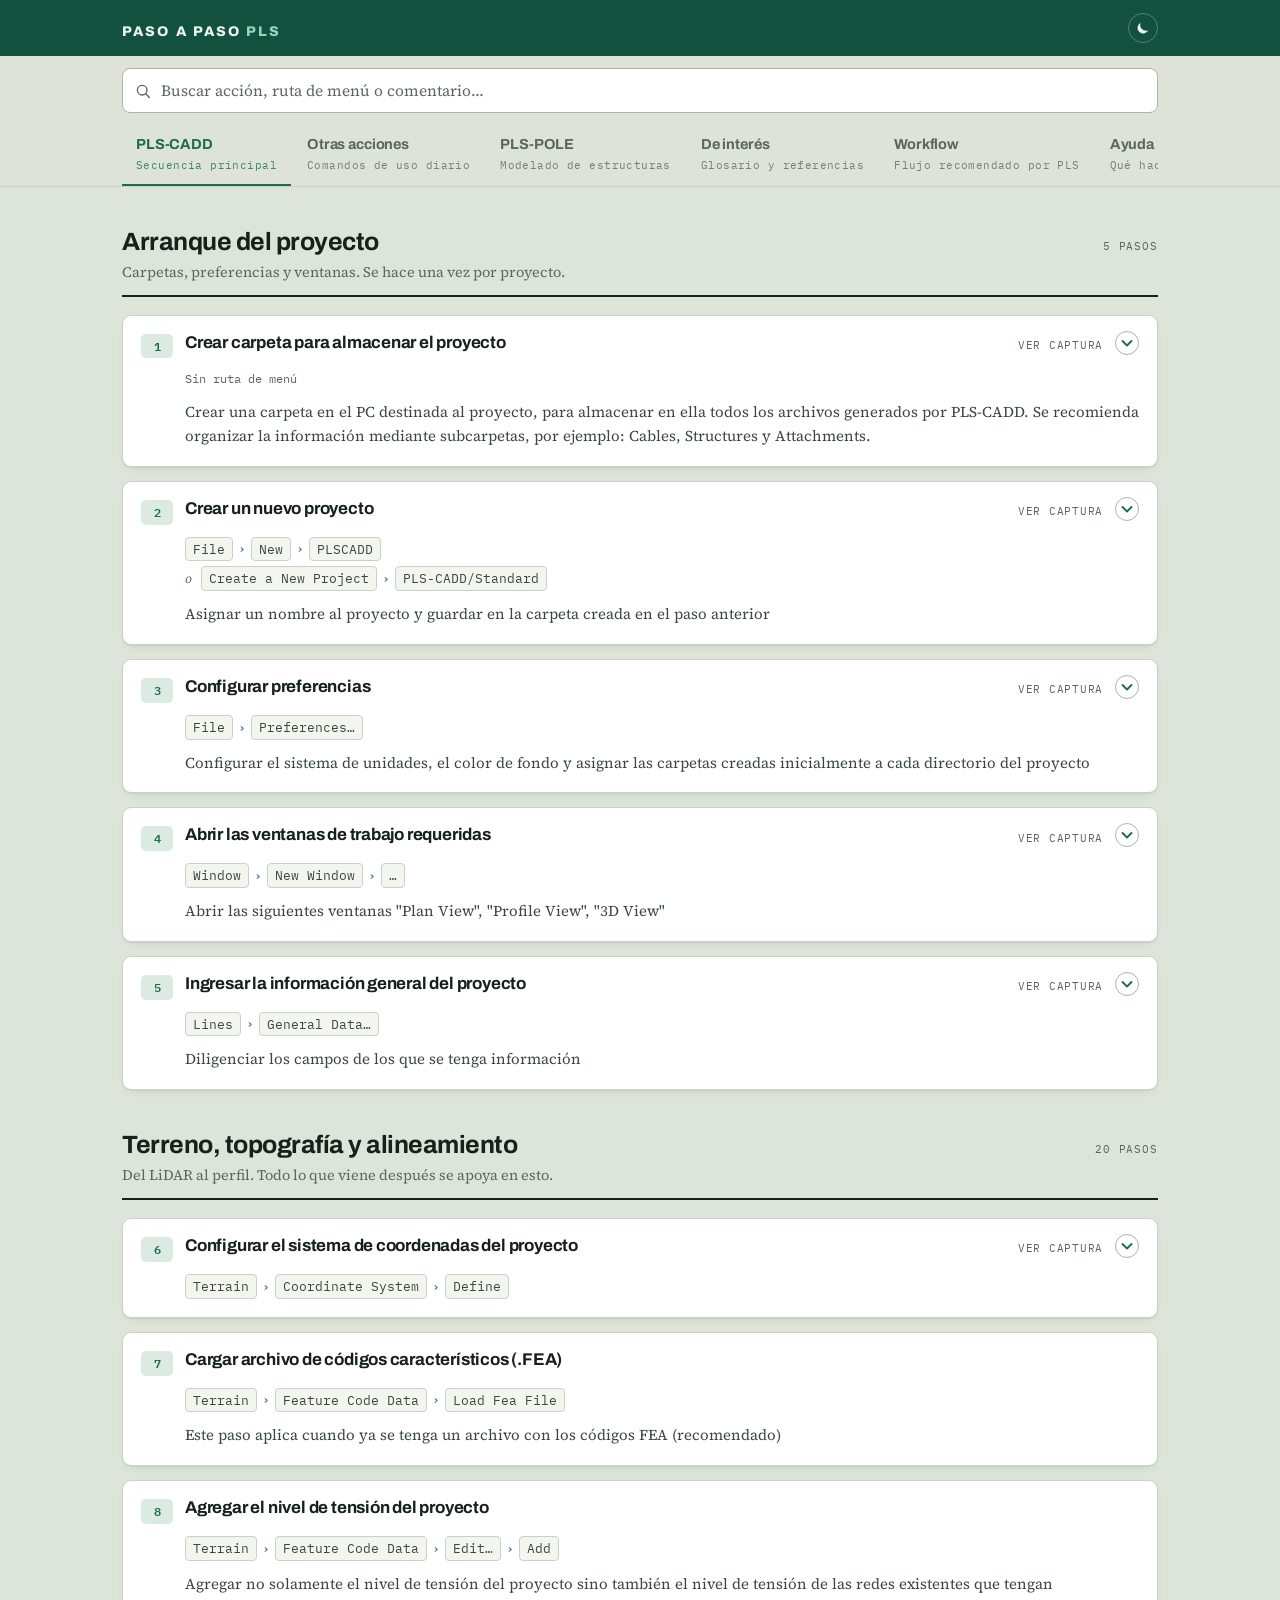
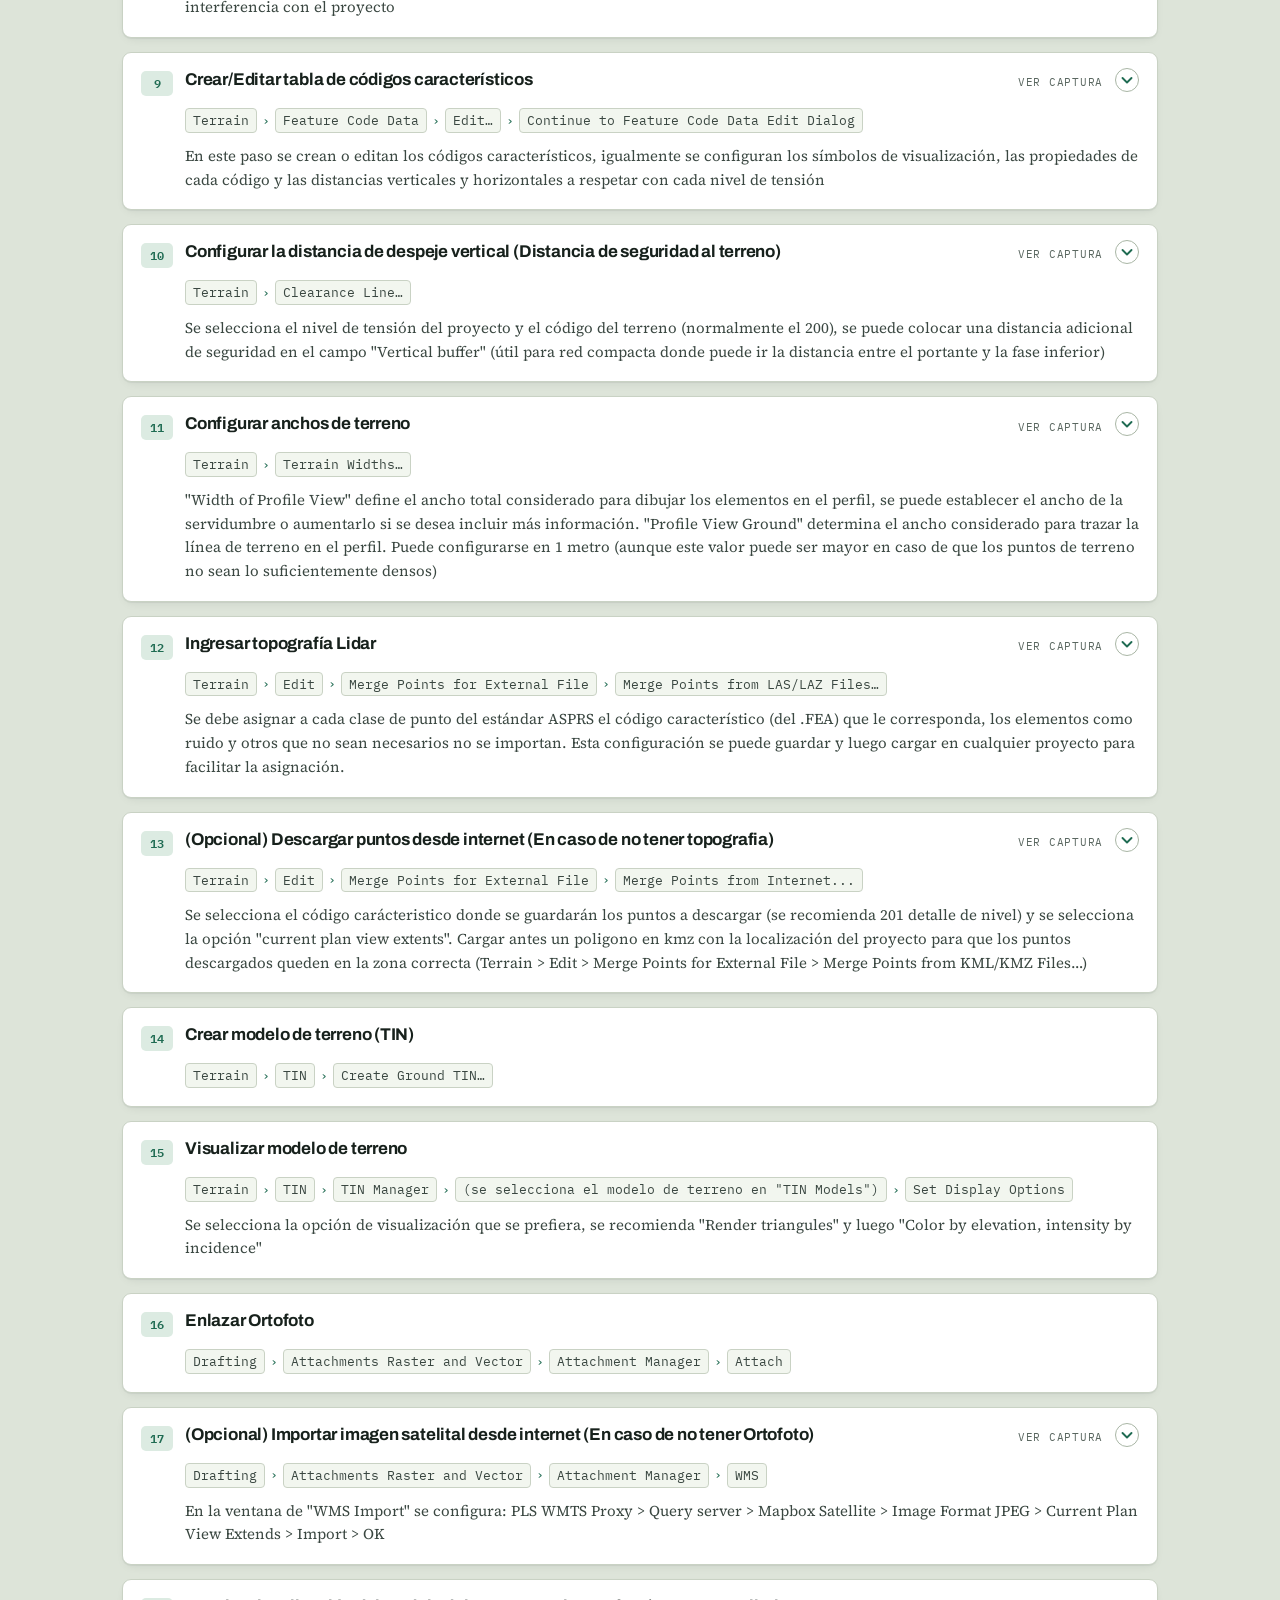
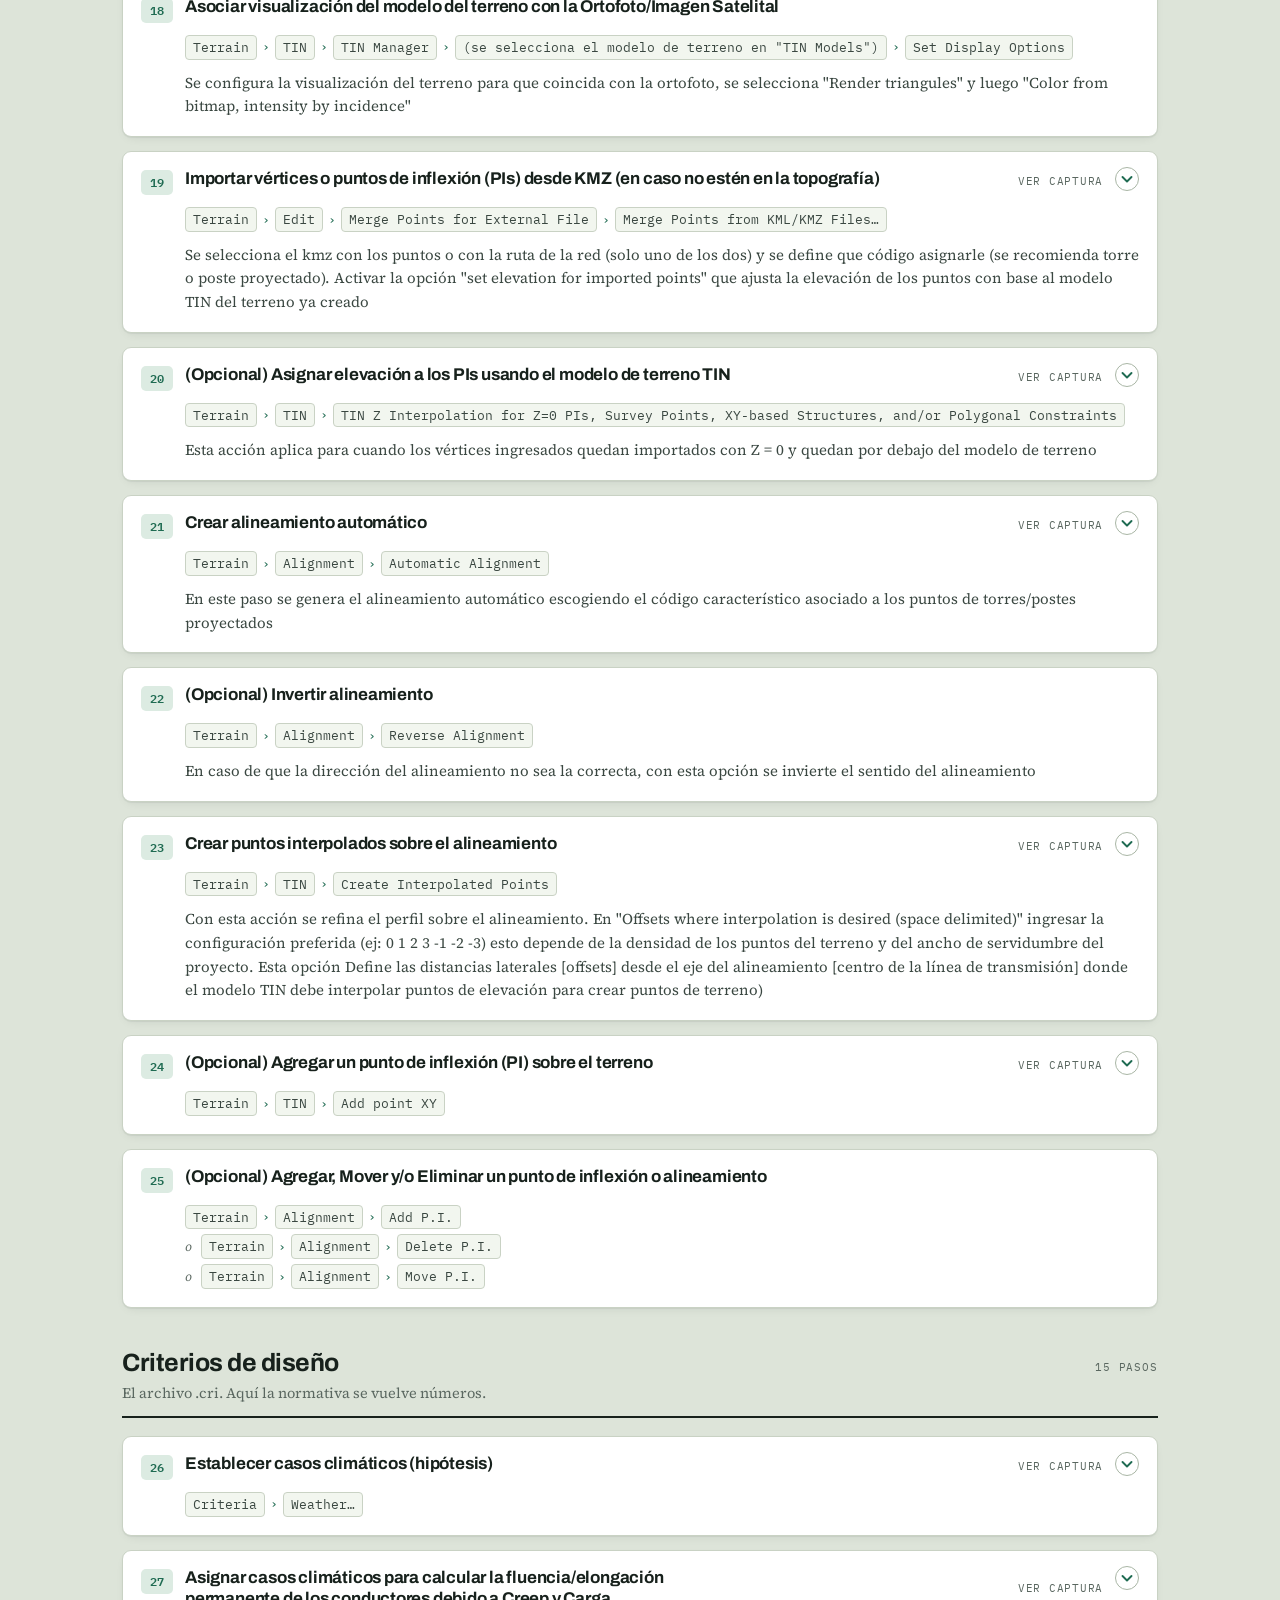
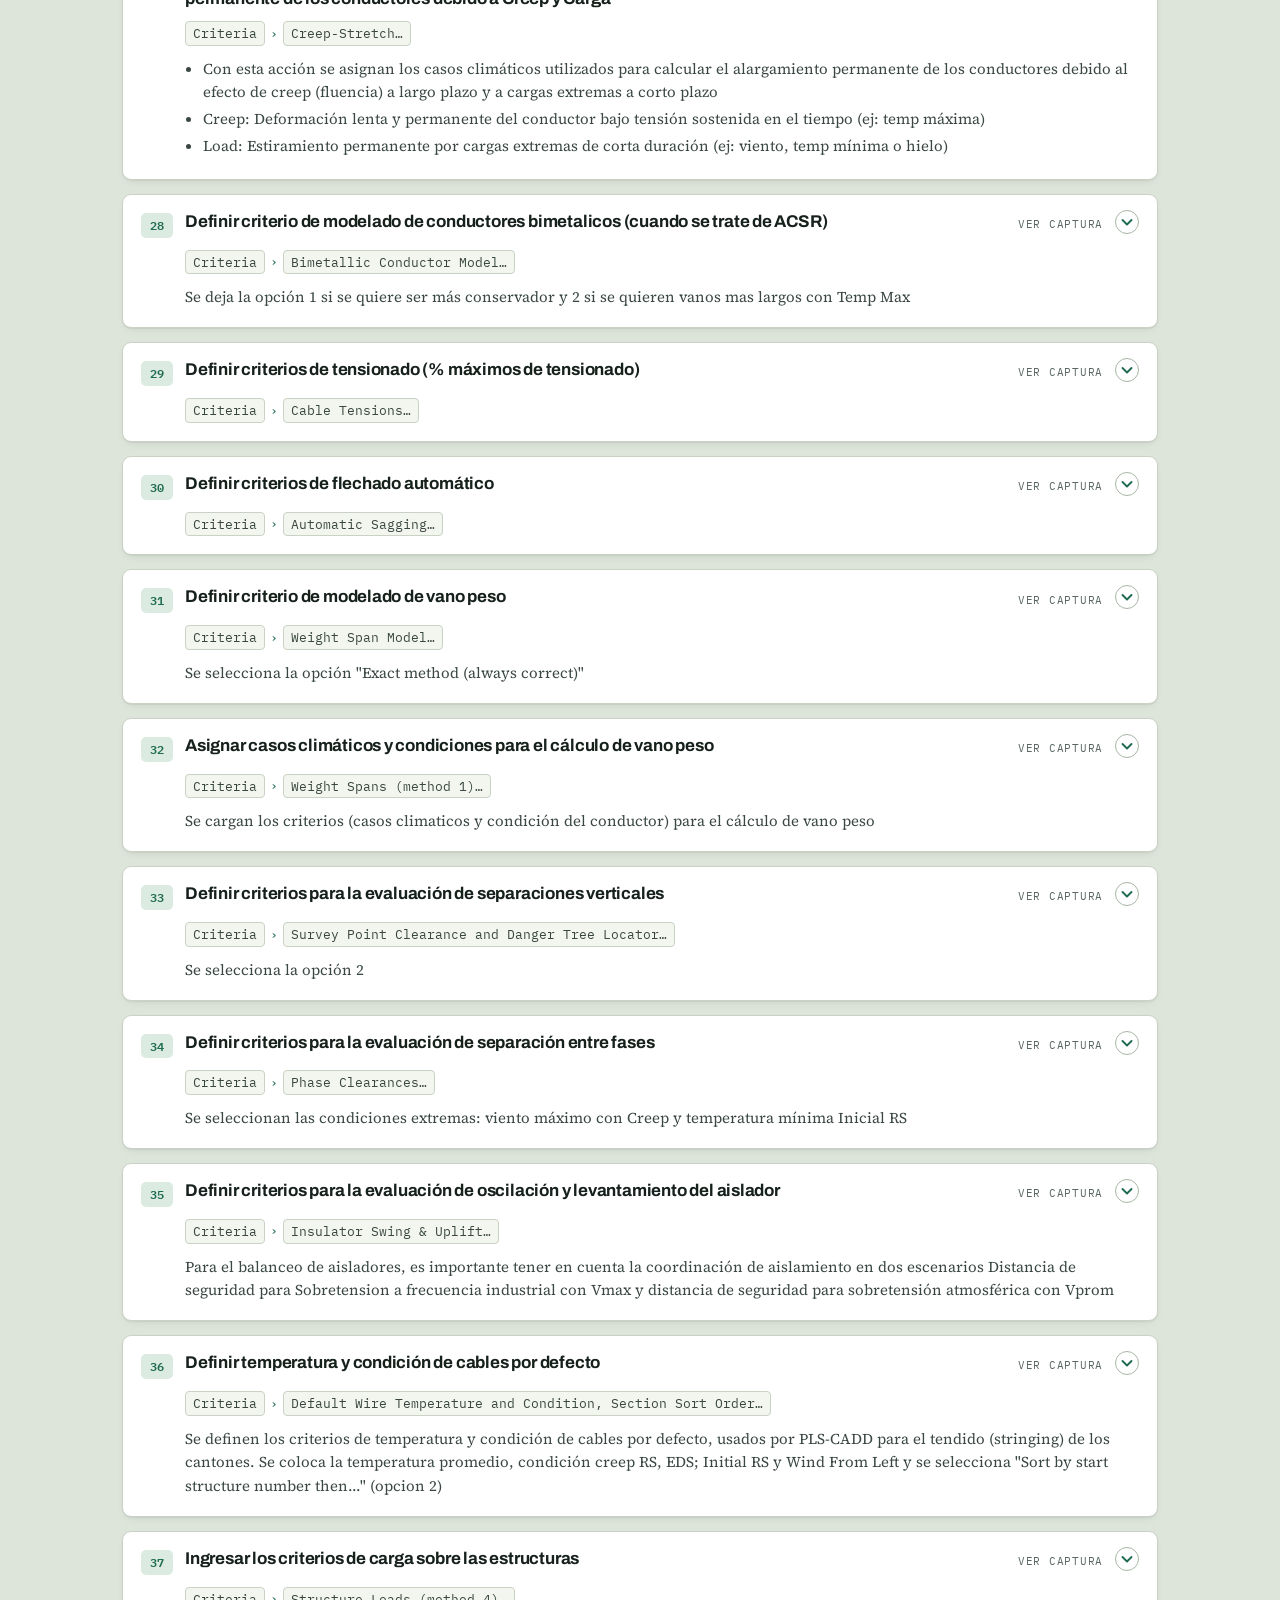
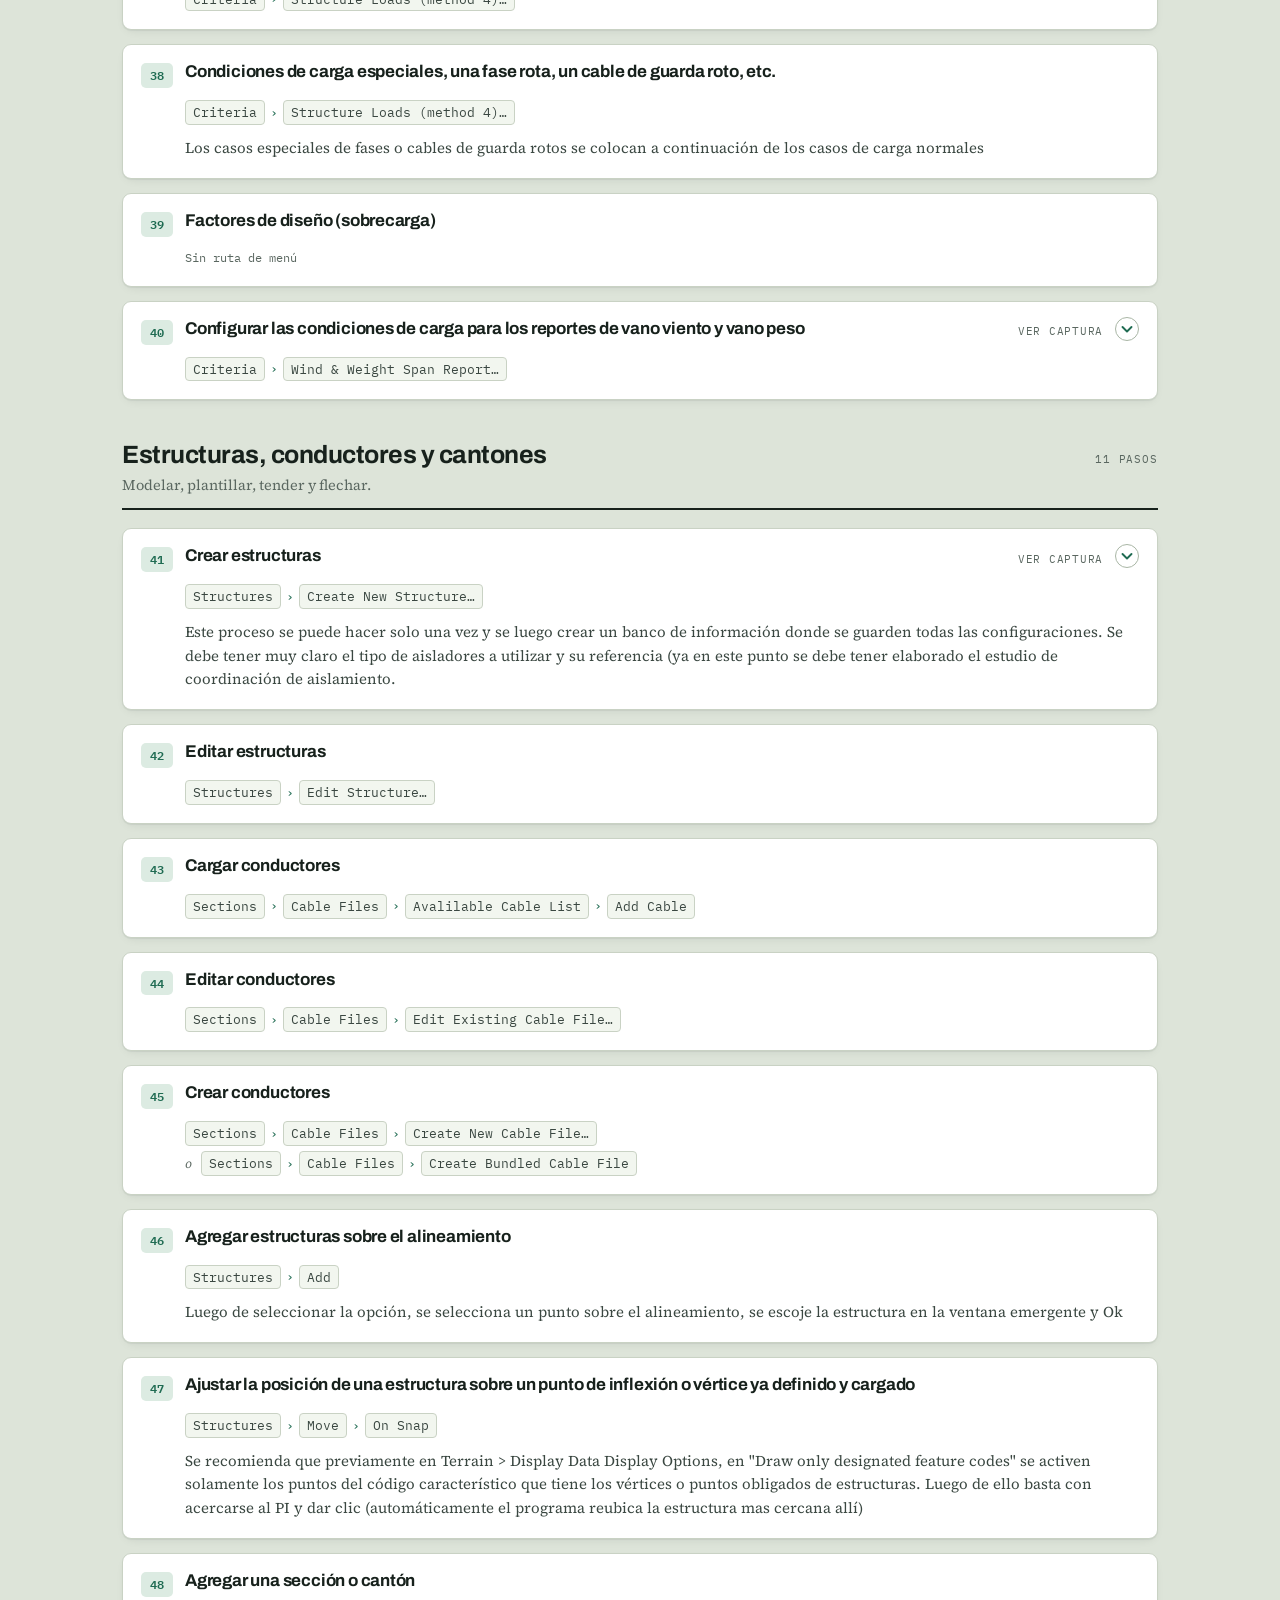
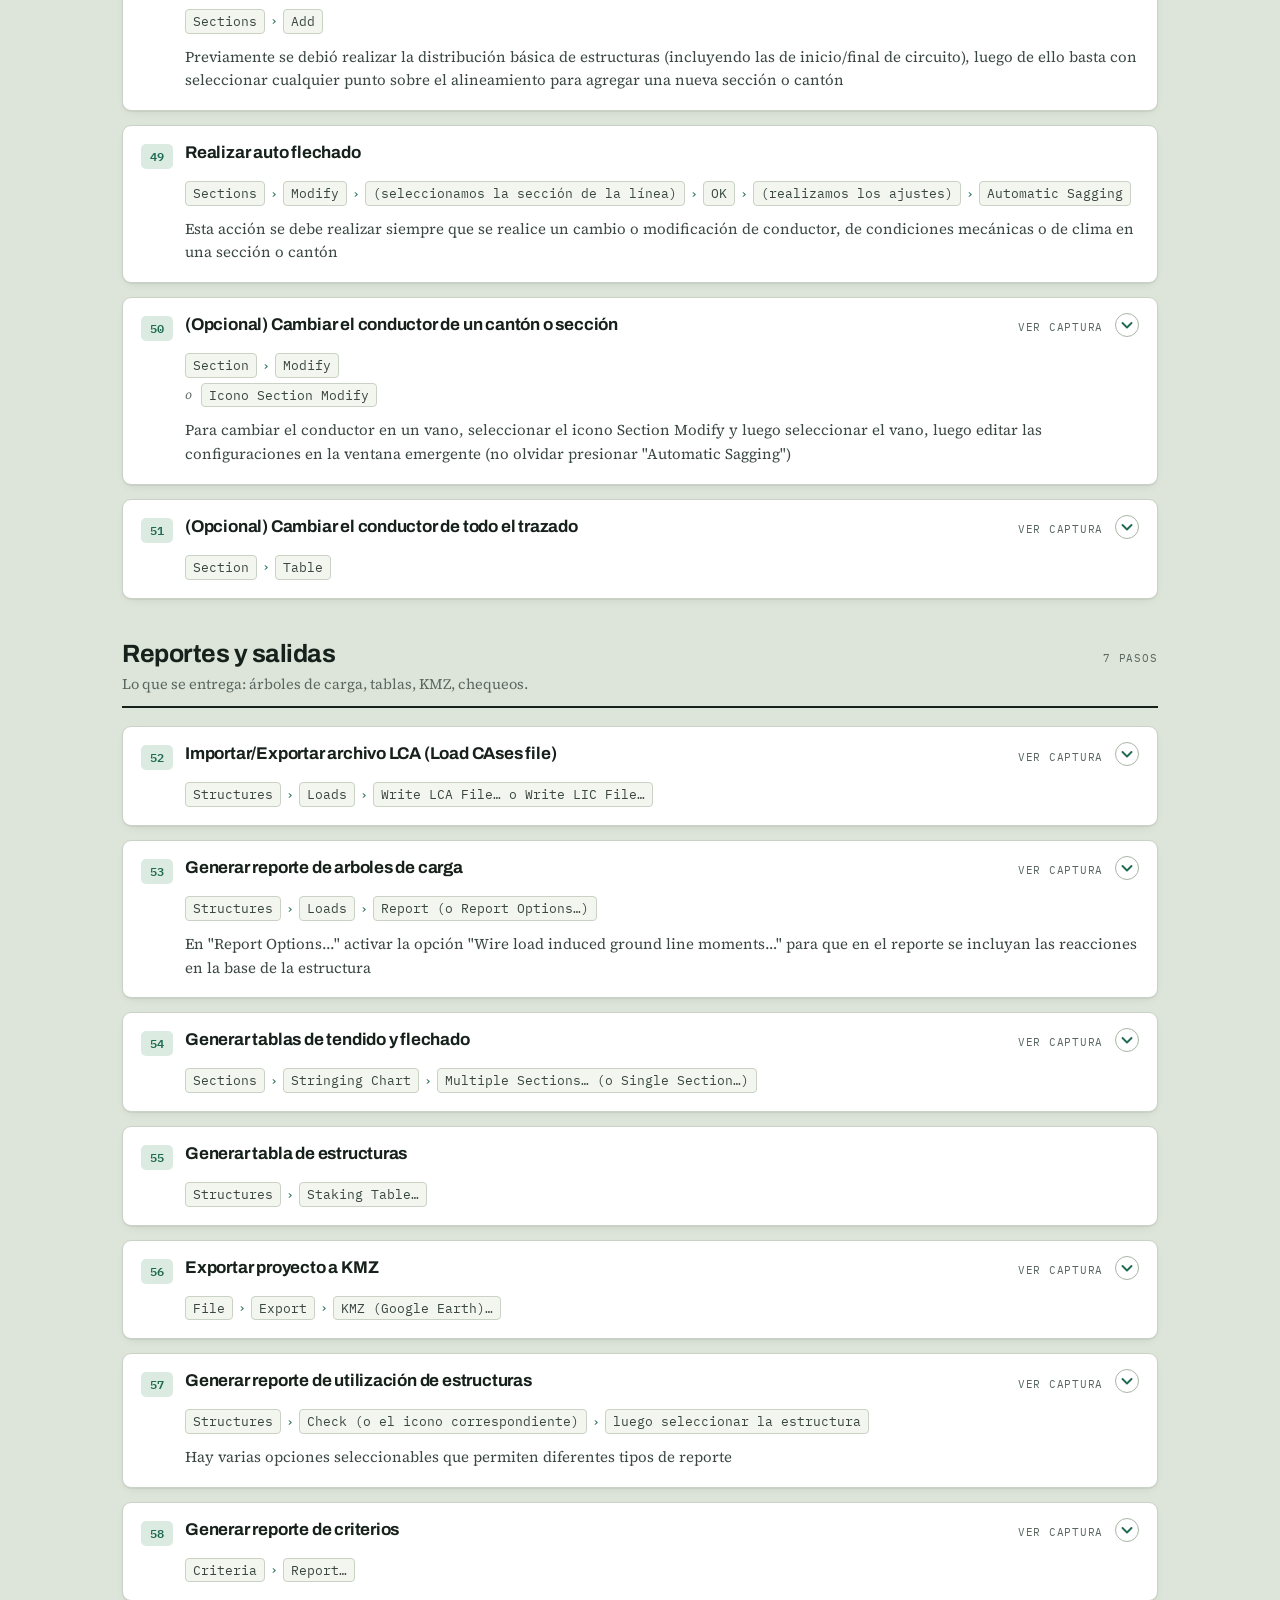
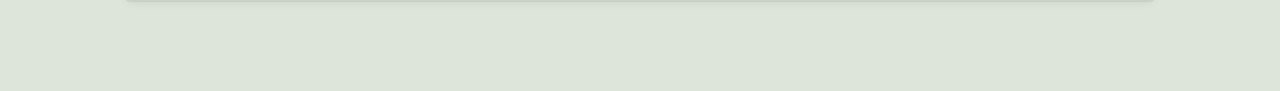
<file: index.html>
<!doctype html>
<html lang="es">
<head>
<meta charset="utf-8">
<meta name="viewport" content="width=device-width, initial-scale=1">
<meta name="description" content="Guía paso a paso para el modelado de líneas de transmisión en PLS-CADD y PLS-POLE: secuencia de proyecto, criterios de diseño y referencias de uso diario.">
<meta name="theme-color" content="#17211C" media="(prefers-color-scheme: dark)">
<meta name="theme-color" content="#DDE4D9" media="(prefers-color-scheme: light)">
<meta name="apple-mobile-web-app-capable" content="yes">
<meta name="apple-mobile-web-app-status-bar-style" content="black-translucent">
<meta name="apple-mobile-web-app-title" content="Guía PLS">
<style>body{margin:0}img{max-width:100%}[hidden]{display:none!important}</style>
<title>Guía PLS</title>
<link rel="manifest" href="manifest.webmanifest">
<link rel="icon" href="assets/icons/favicon-32.png" sizes="32x32" type="image/png">
<link rel="icon" href="assets/icons/favicon-16.png" sizes="16x16" type="image/png">
<link rel="apple-touch-icon" href="assets/icons/apple-touch-icon.png">
<link rel="preconnect" href="https://fonts.googleapis.com">
<link rel="preconnect" href="https://fonts.gstatic.com" crossorigin>
<link rel="stylesheet" href="https://fonts.googleapis.com/css2?family=Archivo:wght@500;600;700;800&family=IBM+Plex+Mono:wght@400;500;600&family=Source+Serif+4:opsz,wght@8..60,400;8..60,600&display=swap">
<link rel="stylesheet" href="css/styles.css">

</head>
<body>
<header class="masthead">
  <div class="mh-in">
    <div class="brand">Paso a paso <span>PLS</span></div>
    <button class="theme-toggle" id="themeToggle" type="button" aria-label="Cambiar tema claro/oscuro">
      <svg class="i-moon" viewBox="0 0 20 20" aria-hidden="true"><path d="M16.5 12.8A7 7 0 0 1 7.2 3.5a7 7 0 1 0 9.3 9.3z"></path></svg>
      <svg class="i-sun" viewBox="0 0 20 20" aria-hidden="true"><circle cx="10" cy="10" r="3.6"></circle><path d="M10 2v2.4M10 15.6V18M18 10h-2.4M4.4 10H2M15.4 4.6l-1.7 1.7M6.3 13.7l-1.7 1.7M15.4 15.4l-1.7-1.7M6.3 6.3 4.6 4.6"></path></svg>
    </button>
  </div>
</header>

<div class="controls">
  <div class="ct-in">
    <div class="searchbox">
      <svg viewBox="0 0 20 20" aria-hidden="true"><circle cx="9" cy="9" r="6"></circle><line x1="13.5" y1="13.5" x2="18" y2="18"></line></svg>
      <input id="q" type="search" placeholder="Buscar acción, ruta de menú o comentario…" autocomplete="off" aria-label="Buscar">
    </div>
    <div class="tabs" role="tablist"><button class="tab on" role="tab" data-tab="plscadd" aria-selected="true"><b>PLS-CADD</b><small>Secuencia principal</small></button><button class="tab" role="tab" data-tab="otras" aria-selected="false"><b>Otras acciones</b><small>Comandos de uso diario</small></button><button class="tab" role="tab" data-tab="plspole" aria-selected="false"><b>PLS-POLE</b><small>Modelado de estructuras</small></button><button class="tab" role="tab" data-tab="interes" aria-selected="false"><b>De interés</b><small>Glosario y referencias</small></button><button class="tab" role="tab" data-tab="workflow" aria-selected="false"><b>Workflow</b><small>Flujo recomendado por PLS</small></button><button class="tab" role="tab" data-tab="ayuda" aria-selected="false"><b>Ayuda</b><small>Qué hace la app</small></button></div>
  </div>
</div>

<main class="wrap">
<div class="panel" id="panel-plscadd" role="tabpanel"></div>
<div class="panel" id="panel-otras" role="tabpanel"></div>
<div class="panel" id="panel-plspole" role="tabpanel"></div>
<div class="panel" id="panel-interes" role="tabpanel"><section class="card"><h2>Acceder a bases de datos desde la web</h2><ul class="links"><li><span>Criterios</span><a href="https://www.powerlinesystems.com/criteria-files" target="_blank" rel="noopener">https://www.powerlinesystems.com/criteria-files</a></li><li><span>Cables</span><a href="https://www.powerlinesystems.com/cables" target="_blank" rel="noopener">https://www.powerlinesystems.com/cables</a></li><li><span>Postes, torres, aisladores</span><a href="https://www.powline.com/files/pls_pole.html" target="_blank" rel="noopener">https://www.powline.com/files/pls_pole.html</a></li></ul></section><section class="card"><h2>Glosario</h2><div class="tablewrap"><table><tr><td class="k">Clearance</td><td>Distancia libre, distancia de seguridad o distancia de despeje</td></tr><tr><td class="k">Creep</td><td>Deformación plástica del conductor</td></tr><tr><td class="k">Every Day Stress (EDS)</td><td>Tension diaria (Tensión inicial que se da al conductor para que tenga una flecha adecuada)</td></tr><tr><td class="k">EDS Inicial</td><td>EDS antes de desarrollarse Creep</td></tr><tr><td class="k">EDS Final</td><td>EDS luego de desarrollarse Creep</td></tr><tr><td class="k">CHS</td><td>Carga horizontal de servicio (Tensión horizontal máxima permitida al conductor durante su operación normal considerando el comportamiento a largo plazo, como la relajación (creep) del material)</td></tr><tr><td class="k">Ruling Span (RS)</td><td>Vano Regulador o vano de control</td></tr><tr><td class="k">Sag</td><td>Flecha del conductor</td></tr><tr><td class="k">Sag Tensión Report</td><td>Tablas de flechado (o de tensado)</td></tr><tr><td class="k">Span</td><td>Vano o distancia entre dos estructuras</td></tr></table></div></section><section class="card"><h2>Extensiones de archivos</h2><div class="tablewrap"><table><tr><td class="k">.xyz</td><td>Archivo principal de PLSCADD, contiene todos los puntos xyz importados</td></tr><tr><td class="k">.FEA</td><td>Archivo de códigos carácteristicos</td></tr><tr><td class="k">.wir</td><td>Archivo de cable</td></tr><tr><td class="k">.stk</td><td>Archivo de estructura</td></tr><tr><td class="k">.cri</td><td>Archivo de criterios</td></tr><tr><td class="k">.LCA</td><td>Archivo de casos de carga</td></tr><tr><td class="k">.con</td><td>Archivo de restricciones (limitaciones de distribución de estructuras)</td></tr><tr><td class="k">.don</td><td>Archivo con la información de distribución, tendido y flechado para una línea</td></tr><tr><td class="k">.bak</td><td>Copia de respaldo de un proyecto</td></tr><tr><td class="k">.brk</td><td>Archivo de puntos de ruptura</td></tr><tr><td class="k">.num</td><td>Archivo de alineamientos</td></tr><tr><td class="k">.pps</td><td>Archivos maestros de los parámetros de dibujo (layouts, etc.)</td></tr><tr><td class="k">.STR</td><td>Incluye todos los archivos de estructuras que se han usado en el proyecto estructuras disponibles</td></tr><tr><td class="k">.tin</td><td>Contiene información acerca del modelo triangulado (TIN) del terreno</td></tr><tr><td class="k">.wnd</td><td>Salva el estado de las ventanas (vistas abiertas, escala, rotación y traslación del modelo en la ventana)</td></tr><tr><td class="k">.prt</td><td>Archivos de lista de partes y conjuntos</td></tr></table></div></section><section class="card"><h2>Conversiones</h2><div class="convgrid"><div class="conv">1 daN = 1.0197 kgF</div><div class="conv">1 kgF = 0.9807 daN</div><div class="conv">1 daN = 10 N</div><div class="conv">1 N = 0.1 daN</div><div class="conv">1 kgF = 9.807 N</div><div class="conv">1 N = 0.102 kgF</div></div></section>
</div>
<div class="panel" id="panel-workflow" role="tabpanel">
<section class="card"><h2>Proposed workflow for PLS-CADD</h2><p>Flujo de trabajo de referencia publicado por Power Line Systems (documento en inglés, 19 láminas): un ejemplo de alto nivel de cómo encarar un proyecto típico en PLS-CADD.</p><div class="backup-actions"><a class="backup-btn" href="assets/docs/PLS-CADD_Workflow.pdf" download>Descargar PDF</a></div></section>
<div class="pdf-pages" id="pdfPages"><p class="pdf-status" id="pdfStatus">Cargando documento…</p></div>
</div>
<div class="panel" id="panel-ayuda" role="tabpanel">
<section class="card"><h2>PLS-CADD</h2><p>Secuencia paso a paso para modelar una línea de transmisión en PLS-CADD: arranque del proyecto, terreno y alineamiento, criterios de diseño, estructuras, conductores y cantones, y reportes finales. Cada paso indica su ruta de menú y, cuando aplica, una captura.</p></section>
<section class="card"><h2>Otras acciones</h2><p>Comandos sueltos de uso diario en PLS-CADD que no siguen la secuencia principal, como mediciones, marcadores o puntos de terreno. Sirven de consulta rápida cuando ya conoces el flujo y solo necesitas recordar dónde está una opción.</p></section>
<section class="card"><h2>PLS-POLE</h2><p>Guía para modelar estructuras (postes y torres) en PLS-POLE: arranque y configuración del archivo, construcción de la biblioteca de componentes y armado de la geometría del modelo, incluido su enlace con PLS-CADD.</p></section>
<section class="card"><h2>De interés</h2><p>Material de referencia rápida: glosario de términos (EDS, creep, ruling span…), significado de las extensiones de archivo de PLS-CADD, conversiones de unidades y enlaces a las bases de datos de criterios, cables y estructuras.</p></section>
<section class="card"><h2>Workflow</h2><p>Documento de referencia publicado por Power Line Systems (en inglés, 19 láminas): un diagrama de flujo de alto nivel para encarar un proyecto típico en PLS-CADD. Puedes recorrerlo dentro de la app, ampliar cada lámina hasta 800% o descargarlo en PDF.</p></section>
<section class="card"><h2>Copia de seguridad</h2><p>Descarga el contenido de la guía. El respaldo (.json) sirve para restaurarla tal cual; el Excel es una versión legible con las capturas incluidas.</p><div class="backup-actions"><button class="backup-btn" id="dlJson" type="button">Respaldo (.json)</button><button class="backup-btn" id="dlXlsx" type="button">Versión legible (.xlsx)</button></div></section>
<section class="card"><h2>Contacto</h2><p>Wilsson Perez<br>wperez.net@hotmail.com</p></section>
<div class="admin-entry">
  <button class="admin-gear-btn" id="adminGear" type="button" aria-label="Administrar contenido">
    <svg viewBox="0 0 20 20" aria-hidden="true" fill="none" stroke="currentColor" stroke-width="1.6" stroke-linecap="round">
      <line x1="3" y1="6" x2="17" y2="6"></line>
      <line x1="3" y1="10.5" x2="17" y2="10.5"></line>
      <line x1="3" y1="15" x2="17" y2="15"></line>
      <circle cx="12" cy="6" r="1.8" fill="var(--surface-2)"></circle>
      <circle cx="7" cy="10.5" r="1.8" fill="var(--surface-2)"></circle>
      <circle cx="13.5" cy="15" r="1.8" fill="var(--surface-2)"></circle>
    </svg>
  </button>
  <div class="admin-gate" id="adminGate" hidden>
    <input type="text" id="adminGateInput" placeholder="Clave" autocomplete="off" autocapitalize="off" spellcheck="false">
    <button type="button" id="adminGateGo">Entrar</button>
    <span class="admin-gate-err" id="adminGateErr" hidden>Clave incorrecta</span>
  </div>
</div>
</div>
<p class="empty" id="empty" hidden>Ningún paso coincide con la búsqueda. Prueba con una palabra del menú, por ejemplo <em>Terrain</em>, <em>Criteria</em> o <em>Sections</em>.</p>
</main>

<div class="pdfz" id="pdfz" hidden>
  <div class="pdfz-bar">
    <button type="button" id="pdfzOut" aria-label="Alejar">−</button>
    <span id="pdfzPct">100%</span>
    <button type="button" id="pdfzIn" aria-label="Acercar">+</button>
    <button type="button" id="pdfzClose" aria-label="Cerrar">✕</button>
  </div>
  <div class="pdfz-scroll" id="pdfzScroll"></div>
</div>

<div class="lightbox" id="lb" hidden>
  <button class="lb-close" id="lbclose" type="button" aria-label="Cerrar">✕</button>
  <img id="lbimg" alt="">
</div>

<script src="js/app.js" defer></script>
<script>
  if ('serviceWorker' in navigator) {
    window.addEventListener('load', function () {
      navigator.serviceWorker.register('sw.js').catch(function () {});
    });
  }
</script>

</body>
</html>
</file>
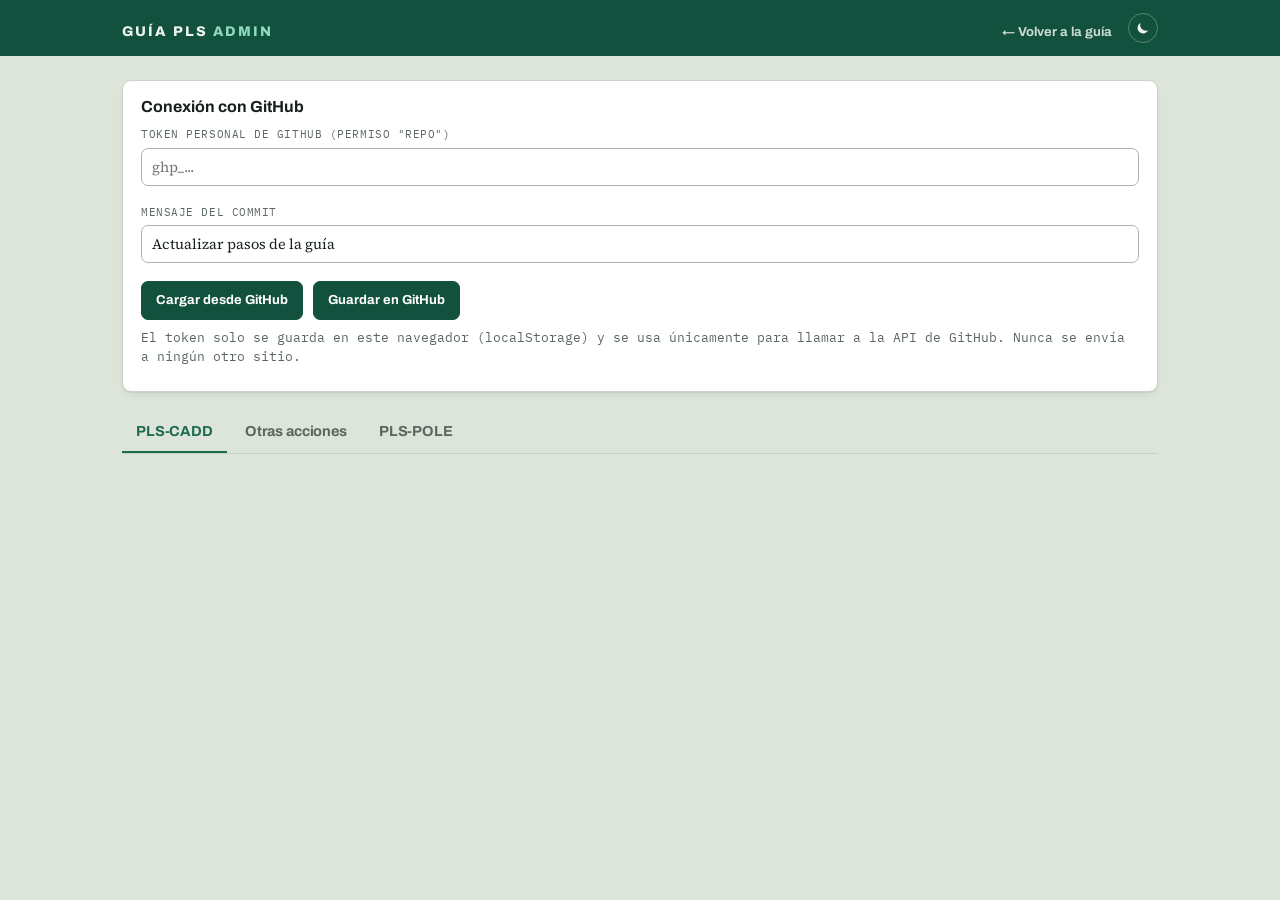
<file: admin.html>
<!doctype html>
<html lang="es">
<head>
<meta charset="utf-8">
<meta name="viewport" content="width=device-width, initial-scale=1">
<meta name="robots" content="noindex, nofollow">
<title>Guía PLS · Admin</title>
<script>
  (function () {
    var t = localStorage.getItem('pls-theme') || (window.matchMedia('(prefers-color-scheme: dark)').matches ? 'dark' : 'light');
    document.documentElement.setAttribute('data-theme', t);
  })();
</script>
<link rel="stylesheet" href="https://fonts.googleapis.com/css2?family=Archivo:wght@500;600;700;800&family=IBM+Plex+Mono:wght@400;500;600&family=Source+Serif+4:opsz,wght@8..60,400;8..60,600&display=swap">
<link rel="stylesheet" href="css/styles.css">
<style>
  /* Tema claro del admin: grupo blanco, paso con tinte sutil, botones de acción
     en tinta sólida (jerarquía por tono, sin tocar el fondo de página). */
  :root{
    --group-bg:#FFFFFF; --group-border:var(--line);
    --step-bg:var(--ground); --step-border:#A8A8A8;
    --card-shadow:0 3px 8px rgba(23,33,28,.12), 0 14px 32px -12px rgba(23,33,28,.24);
    --field-bg:#FFFFFF; --step-field-bg:var(--field-bg);
    --btn-bg:var(--accent-ink); --btn-border:var(--accent-ink); --btn-ink:#FFFFFF; --btn-hover-bg:var(--accent); --btn-hover-ink:#FFFFFF;
    --group-top-bg:color-mix(in srgb, var(--accent-soft) 72%, var(--accent) 28%);
    --move-border:var(--accent); --move-color:var(--accent); --move-hover-bg:var(--accent); --move-hover-ink:#FFFFFF;
  }
  /* Paleta gris neutra para el admin en tema oscuro (mismos niveles de luz que el
     tema base, sin el tinte verde) — el verde queda reservado a los acentos. */
  @media (prefers-color-scheme: dark){
    :root:not([data-theme="light"]){
      --surface:#262626; --surface-2:#2E2E2E; --surface-3:#353535;
      --ink:#ECECEC; --ink-2:#CDCDCD; --muted:#9E9E9E;
      --line:#3B3B3B; --line-strong:#505050;
      --group-bg:#424242; --group-border:var(--line-strong);
      --step-bg:color-mix(in srgb, #2E2E2E 85%, black 15%); --step-border:#8A8A8A;
      --field-bg:var(--surface-2); --step-field-bg:var(--step-bg);
      --btn-bg:var(--surface-2); --btn-border:var(--line-strong); --btn-ink:var(--ink); --btn-hover-bg:var(--surface-3); --btn-hover-ink:var(--accent);
      --group-top-bg:color-mix(in srgb, var(--accent-soft) 78%, var(--accent) 22%);
      --move-border:var(--line-strong); --move-color:var(--ink); --move-hover-bg:var(--surface-2); --move-hover-ink:var(--ink);
    }
  }
  :root[data-theme="dark"]{
    --surface:#262626; --surface-2:#2E2E2E; --surface-3:#353535;
    --ink:#ECECEC; --ink-2:#CDCDCD; --muted:#9E9E9E;
    --line:#3B3B3B; --line-strong:#505050;
    --card-shadow:0 4px 10px rgba(0,0,0,.55), 0 18px 40px -14px rgba(0,0,0,.85);
    --group-bg:#424242; --group-border:var(--line-strong);
    --step-bg:color-mix(in srgb, #2E2E2E 85%, black 15%); --step-border:#8A8A8A;
    --field-bg:var(--surface-2); --step-field-bg:var(--step-bg);
    --btn-bg:var(--surface-2); --btn-border:var(--line-strong); --btn-ink:var(--ink); --btn-hover-bg:var(--surface-3); --btn-hover-ink:var(--accent);
    --group-top-bg:color-mix(in srgb, var(--accent-soft) 78%, var(--accent) 22%);
    --move-border:var(--line-strong); --move-color:var(--ink); --move-hover-bg:var(--surface-2); --move-hover-ink:var(--ink);
  }
  body{margin:0}
  .admin-wrap{max-width:1080px;margin:0 auto;padding:24px 22px 90px}
  .admin-card{background:var(--surface);border:1px solid var(--line);border-radius:9px;padding:16px 18px;margin-bottom:20px;box-shadow:var(--shadow)}
  .admin-card h2{font-size:16px;margin:0 0 10px}
  .admin-field{display:flex;flex-direction:column;gap:4px;margin-bottom:10px}
  .admin-field label{font-family:var(--mono);font-size:11px;letter-spacing:.05em;text-transform:uppercase;color:var(--muted)}
  .admin-card input:not([type="checkbox"]), .admin-card textarea, .admin-group input:not([type="checkbox"]), .admin-group textarea, .admin-step input:not([type="checkbox"]), .admin-step textarea{
    width:100%;box-sizing:border-box;font-family:var(--body);font-size:14.5px;color:var(--ink);background:var(--field-bg);border:1px solid var(--line-strong);border-radius:7px;padding:8px 10px;margin-bottom:8px
  }
  .admin-card textarea, .admin-group textarea, .admin-step textarea{resize:vertical}
  .admin-step input:not([type="checkbox"]), .admin-step textarea, .admin-step .admin-images:not(.drop-active){background:var(--step-field-bg)}
  .admin-sub input[type="checkbox"]{flex:none;width:15px;height:15px;margin:0;accent-color:var(--accent)}
  .admin-actions{display:flex;gap:10px;margin-top:6px}
  .admin-btn, .admin-danger{font-family:var(--display);font-weight:700;font-size:13px;border-radius:7px;padding:8px 14px;cursor:pointer;border:1px solid var(--btn-border);background:var(--btn-bg);color:var(--btn-ink)}
  .admin-btn:hover{background:var(--btn-hover-bg);border-color:var(--btn-hover-bg);color:var(--btn-hover-ink)}
  .admin-danger:hover{background:var(--btn-hover-bg)}
  .admin-danger.confirming{background:rgba(239,68,68,.16);color:#EF4444;border-color:#EF4444}
  .admin-status{font-family:var(--mono);font-size:12.5px;padding:8px 0;color:var(--muted)}
  .admin-status.ok{color:var(--accent)}
  .admin-status.err{color:var(--flag)}
  #tabsAdmin{display:flex;gap:4px;margin-bottom:16px;border-bottom:1px solid var(--line)}
  #tabsAdmin .tab{padding:8px 14px;border:none;background:none;color:var(--muted);border-bottom:2px solid transparent;cursor:pointer;font-family:var(--display);font-weight:700;font-size:14px}
  #tabsAdmin .tab.on{color:var(--accent);border-bottom-color:var(--accent)}
  .admin-group{background:var(--group-bg);border:1px solid var(--group-border);border-radius:10px;padding:16px 18px;margin-bottom:22px;box-shadow:var(--shadow)}
  .admin-group-top{margin:-16px -18px 0;padding:16px 18px 2px;border-radius:9px 9px 0 0;background:var(--group-top-bg)}
  .admin-group-head{display:flex;gap:10px;align-items:center;flex-wrap:wrap}
  .admin-group-tag{flex:none;font-family:var(--mono);font-size:10.5px;letter-spacing:.08em;text-transform:uppercase;font-weight:700;color:var(--muted);background:var(--surface-2);border-radius:5px;padding:4px 8px}
  .admin-group-title{flex:1;min-width:160px;font-weight:800!important;font-size:17px!important;font-family:var(--display)!important;margin-bottom:0!important}
  .admin-group textarea[data-field="gdesc"]{margin-top:8px}
  .admin-move{display:flex;gap:6px;flex:none;flex-wrap:nowrap}
  .admin-move button{flex:none;white-space:nowrap;height:30px;border-radius:6px;border:1px solid var(--move-border);background:var(--surface-2);color:var(--move-color);cursor:pointer;padding:0 10px;font-family:var(--display);font-size:12.5px;font-weight:700;transition:background .15s ease,color .15s ease}
  .admin-move button:not(.admin-danger):not(:disabled):hover{background:var(--move-hover-bg);color:var(--move-hover-ink)}
  .admin-move .admin-danger{background:var(--btn-bg);color:var(--btn-ink);border-color:var(--btn-border)}
  .admin-move .admin-danger:hover{background:var(--btn-hover-bg);color:var(--btn-ink)}
  .admin-move .admin-danger.confirming{background:rgba(239,68,68,.16);color:#EF4444;border-color:#EF4444}
  .admin-move button[data-action^="up-"], .admin-move button[data-action^="down-"]{width:30px;padding:0}
  .admin-move button:disabled{opacity:.35;cursor:default;background:var(--surface-2);color:var(--move-color)}
  .admin-move .admin-danger{width:auto}
  .admin-steps{display:flex;flex-direction:column;margin:0 -18px 12px;padding:16px 18px 0;border-top:1px solid var(--group-border)}
  .admin-step{background:var(--step-bg);border:1px solid var(--step-border);border-radius:7px;padding:10px 12px;position:relative;box-shadow:var(--card-shadow, none)}
  @keyframes stepIn{from{opacity:0;transform:translateX(-80px)}to{opacity:1;transform:none}}
  .admin-step.entering{animation:stepIn .6s ease-out}
  .admin-step-row{display:flex;justify-content:flex-start;align-items:center;gap:12px;margin-bottom:6px;flex-wrap:wrap}
  .admin-step-num{flex:none;font-family:var(--mono);font-size:12px;font-weight:700;color:var(--accent);background:var(--accent-soft);border-radius:5px;min-width:22px;text-align:center;padding:3px 0}
  .admin-step-row .admin-move{margin-left:auto}
  .masthead .brand small{display:block;font-size:9px;letter-spacing:.1em;opacity:.7;text-transform:none}
  .admin-back{margin-left:auto;font-family:var(--display);font-weight:700;font-size:13px;color:#EDF3EF;text-decoration:none;opacity:.85}
  .admin-back:hover{opacity:1;text-decoration:underline}
  .admin-back + .theme-toggle{margin-left:0}
  .admin-group-desc-wrap{margin-left:62px}
  .admin-insert-zone{position:relative;height:26px;margin:9px 0}
  .admin-insert-zone button{position:absolute;left:50%;top:50%;transform:translate(-50%,-50%);width:24px;height:24px;padding:0;border-radius:50%;border:1px solid var(--accent);background:var(--surface);color:var(--accent);font-size:20px;line-height:1;cursor:pointer;transition:background .15s ease,color .15s ease;display:flex;align-items:center;justify-content:center}
  .admin-insert-zone:hover button{background:var(--accent);color:#fff}
  .admin-images{display:flex;align-items:center;gap:6px;margin-bottom:2px;padding:5px;width:100%;box-sizing:border-box;height:55px;background:var(--field-bg);border:1px solid var(--line-strong);border-radius:7px;overflow-x:auto;transition:border-color .12s ease,background .12s ease}
  .admin-images.drop-active{border-color:var(--accent);background:var(--accent-soft)}
  .admin-images-hint{margin:0 0 8px;font-family:var(--mono);font-size:10.5px;color:var(--muted)}
  .admin-img-thumb{position:relative;flex:none;width:43px;height:43px;border-radius:5px;overflow:hidden;background:var(--surface-3);cursor:grab}
  .admin-img-thumb.dragging{opacity:.35}
  .admin-img-thumb img{width:100%;height:100%;object-fit:cover;display:block;pointer-events:none}
  .admin-img-del{position:absolute;top:2px;right:2px;width:16px;height:16px;padding:0;border-radius:50%;border:none;background:rgba(0,0,0,.6);color:#fff;font-size:11px;line-height:1;display:flex;align-items:center;justify-content:center;cursor:pointer;opacity:0;transition:opacity .12s ease,background .12s ease}
  .admin-img-thumb:hover .admin-img-del, .admin-img-del.confirming{opacity:1}
  .admin-img-del.confirming{background:#EF4444}
  .admin-img-add{flex:none;width:43px;height:43px;border-radius:5px;border:1px dashed var(--line-strong);display:flex;align-items:center;justify-content:center;cursor:pointer;color:var(--muted);font-size:20px;position:relative}
  .admin-img-add:hover{border-color:var(--accent);color:var(--accent)}
  .admin-img-add input[type="file"]{position:absolute;inset:0;opacity:0;cursor:pointer;margin:0}
  .admin-images .admin-upload-status{font-family:var(--mono);font-size:11px;color:var(--muted);white-space:nowrap;margin-left:2px}
  .admin-images .admin-upload-status.ok{color:var(--accent)}
  .admin-images .admin-upload-status.err{color:var(--flag)}
</style>
</head>
<body>
<header class="masthead">
  <div class="mh-in">
    <div class="brand">Guía PLS <span>Admin</span></div>
    <a class="admin-back" href="index.html">← Volver a la guía</a>
    <button class="theme-toggle" id="themeToggle" type="button" aria-label="Cambiar tema claro/oscuro">
      <svg class="i-moon" viewBox="0 0 20 20" aria-hidden="true"><path d="M16.5 12.8A7 7 0 0 1 7.2 3.5a7 7 0 1 0 9.3 9.3z"></path></svg>
      <svg class="i-sun" viewBox="0 0 20 20" aria-hidden="true"><circle cx="10" cy="10" r="3.6"></circle><path d="M10 2v2.4M10 15.6V18M18 10h-2.4M4.4 10H2M15.4 4.6l-1.7 1.7M6.3 13.7l-1.7 1.7M15.4 15.4l-1.7-1.7M6.3 6.3 4.6 4.6"></path></svg>
    </button>
  </div>
</header>

<div class="admin-wrap">
  <div class="admin-card">
    <h2>Conexión con GitHub</h2>
    <div class="admin-field">
      <label>Token personal de GitHub (permiso "repo")</label>
      <input id="token" type="password" placeholder="ghp_...">
    </div>
    <div class="admin-field">
      <label>Mensaje del commit</label>
      <input id="commitMsg" value="Actualizar pasos de la guía">
    </div>
    <div class="admin-actions">
      <button id="loadBtn" class="admin-btn" type="button">Cargar desde GitHub</button>
      <button id="saveBtn" class="admin-btn" type="button">Guardar en GitHub</button>
    </div>
    <p class="admin-status" id="status">El token solo se guarda en este navegador (localStorage) y se usa únicamente para llamar a la API de GitHub. Nunca se envía a ningún otro sitio.</p>
  </div>

  <div id="tabsAdmin"></div>
  <div id="editorRoot"></div>
</div>

<div class="lightbox" id="lb" hidden>
  <button class="lb-close" id="lbclose" type="button" aria-label="Cerrar">✕</button>
  <img id="lbimg" alt="">
</div>

<script src="js/admin.js" defer></script>
</body>
</html>
</file>
<file: css/styles.css>
:root{
  --ground:#DDE4D9; --surface:#FFFFFF; --surface-2:#F2F6EF; --surface-3:#E6ECE2;
  --ink:#17211C; --ink-2:#3A4741; --muted:#5A6760;
  --line:#C9D2C4; --line-strong:#A9B6A5;
  --accent:#1F6B52; --accent-soft:#DCEBE2; --accent-ink:#12513D;
  --flag:#A6431E; --flag-soft:#F4E3DC;
  --shadow:0 1px 1px rgba(23,33,28,.06), 0 4px 12px -6px rgba(23,33,28,.14);
  --display:'Archivo','Helvetica Neue',Arial,sans-serif;
  --body:'Source Serif 4',Georgia,'Times New Roman',serif;
  --mono:'IBM Plex Mono',ui-monospace,'SFMono-Regular',Consolas,monospace;
  color-scheme: light dark;
}
@media (prefers-color-scheme: dark){
  :root:not([data-theme="light"]){
    --ground:#000000; --surface:#1F2A24; --surface-2:#26332C; --surface-3:#2C3A32;
    --ink:#E9EFE8; --ink-2:#C6D1CA; --muted:#96A39C;
    --line:#33403A; --line-strong:#46554D;
    --accent:#5DBE99; --accent-soft:#1E4034; --accent-ink:#8FD9BC;
    --flag:#E08A65; --flag-soft:#3A251C;
    --shadow:0 1px 2px rgba(0,0,0,.5), 0 6px 18px -8px rgba(0,0,0,.7);
  }
}
:root[data-theme="dark"]{
  --ground:#000000; --surface:#1F2A24; --surface-2:#26332C; --surface-3:#2C3A32;
  --ink:#E9EFE8; --ink-2:#C6D1CA; --muted:#96A39C;
  --line:#33403A; --line-strong:#46554D;
  --accent:#5DBE99; --accent-soft:#1E4034; --accent-ink:#8FD9BC;
  --flag:#E08A65; --flag-soft:#3A251C;
  --shadow:0 1px 2px rgba(0,0,0,.5), 0 6px 18px -8px rgba(0,0,0,.7);
}

*{box-sizing:border-box}
body{background:var(--ground);color:var(--ink);font-family:var(--body);font-size:16px;line-height:1.58;-webkit-font-smoothing:antialiased}
h1,h2,h3{font-family:var(--display);font-weight:700;line-height:1.2;margin:0;text-wrap:balance}
p{margin:0}
a{color:var(--accent)}
button{font:inherit}
:focus-visible{outline:2px solid var(--accent);outline-offset:2px;border-radius:3px}
.mono{font-family:var(--mono)}

/* ---------- masthead ---------- */
.masthead{background:#12513D;color:#EDF3EF}
.theme-toggle{margin-left:auto;flex:none;width:30px;height:30px;display:flex;align-items:center;justify-content:center;background:none;border:1px solid rgba(237,243,239,.3);border-radius:50%;color:#EDF3EF;cursor:pointer}
.theme-toggle:hover{background:rgba(237,243,239,.12);border-color:rgba(237,243,239,.5)}
.theme-toggle svg{width:16px;height:16px;fill:none;stroke:currentColor;stroke-width:1.6;stroke-linecap:round;stroke-linejoin:round}
.theme-toggle .i-moon{fill:currentColor;stroke:none}
.theme-toggle .i-sun{display:none}
:root[data-theme="dark"] .theme-toggle .i-moon{display:none}
:root[data-theme="dark"] .theme-toggle .i-sun{display:block}
.mh-in{max-width:1080px;margin:0 auto;padding:13px 22px;display:flex;align-items:baseline;gap:16px;flex-wrap:wrap}
.brand{font-family:var(--display);font-weight:800;font-size:14px;letter-spacing:.15em;text-transform:uppercase}
.brand span{color:#8FD9BC}

/* ---------- controls ---------- */
.controls{position:sticky;top:0;z-index:40;background:color-mix(in srgb,var(--ground) 93%,transparent);backdrop-filter:blur(12px);border-bottom:1px solid var(--line)}
.ct-in{max-width:1080px;margin:0 auto;padding:12px 22px 0}
.searchbox{position:relative;display:flex;align-items:center}
.searchbox svg{position:absolute;left:13px;width:16px;height:16px;fill:none;stroke:var(--muted);stroke-width:1.7;stroke-linecap:round;pointer-events:none}
.searchbox input{width:100%;padding:11px 14px 11px 38px;font-family:var(--body);font-size:15.5px;color:var(--ink);background:var(--surface);border:1px solid var(--line-strong);border-radius:8px}
.searchbox input::placeholder{color:var(--muted)}
.searchbox input:focus{border-color:var(--accent);outline:none;box-shadow:0 0 0 3px var(--accent-soft)}

.tabs{display:flex;gap:2px;margin-top:12px;overflow-x:auto;scrollbar-width:none}
.tabs::-webkit-scrollbar{display:none}
.tab{flex:none;background:none;border:none;border-bottom:2px solid transparent;padding:8px 14px 10px;cursor:pointer;text-align:left;color:var(--muted)}
.tab b{display:block;font-family:var(--display);font-size:14.5px;font-weight:700;letter-spacing:-.01em;white-space:nowrap}
.tab small{display:block;font-family:var(--mono);font-size:10.5px;letter-spacing:.04em;opacity:.8;white-space:nowrap;margin-top:1px}
.tab:hover{color:var(--ink)}
.tab.on{color:var(--accent);border-bottom-color:var(--accent)}

/* ---------- layout ---------- */
.wrap{max-width:1080px;margin:0 auto;padding:0 22px 90px}
.group{margin-top:40px}
.group[hidden]{display:none}
.group-head{display:grid;grid-template-columns:1fr auto;gap:4px 16px;align-items:baseline;padding-bottom:11px;border-bottom:2px solid var(--ink)}
.group-head h2{font-size:clamp(19px,2.4vw,25px);letter-spacing:-.02em}
.group-head p{grid-column:1;font-size:14.5px;color:var(--muted)}
.gcount{grid-row:1;grid-column:2;font-family:var(--mono);font-size:11px;letter-spacing:.08em;text-transform:uppercase;color:var(--muted);white-space:nowrap}

.steps{display:grid;gap:14px;margin-top:18px}
.step{background:var(--surface);border:1px solid var(--line);border-radius:9px;padding:16px 18px 18px;box-shadow:var(--shadow)}
.step[hidden]{display:none}
.step-head{display:flex;align-items:flex-start;gap:12px;width:100%;text-align:left;background:none;border:none;padding:0;color:inherit;font:inherit}
.step-head .num{width:32px;flex:none}
.step-head h3{flex:1 1 auto;min-width:0}
button.step-head{cursor:pointer}
button.step-head:hover h3{color:var(--accent)}
.num{font-family:var(--mono);font-size:12px;font-weight:600;color:var(--accent);background:var(--accent-soft);border-radius:5px;padding:3px 0;text-align:center;font-variant-numeric:tabular-nums;align-self:start;margin-top:2px}
.num.sub{color:var(--muted);background:var(--surface-3)}
.step-head h3{font-family:var(--display);font-weight:700;font-size:17px;letter-spacing:-.012em;line-height:1.25}

.seehint{font-family:var(--mono);font-size:10.5px;letter-spacing:.07em;text-transform:uppercase;color:var(--muted);white-space:nowrap;flex:none;align-self:center}
.chev{width:24px;height:24px;flex:none;align-self:flex-start;margin-top:-1px;fill:none;stroke:var(--accent);stroke-width:1.9;stroke-linecap:round;stroke-linejoin:round;border:1px solid var(--line-strong);border-radius:50%;padding:1px;transition:transform .2s ease,background .2s ease,border-color .2s ease}
button.step-head:hover .chev{background:var(--accent-soft);border-color:var(--accent)}
.step.open .chev{transform:rotate(180deg);background:var(--accent-soft);border-color:var(--accent)}
.step.open{border-color:var(--accent)}
.step.open .seehint{color:var(--accent)}

.step-body{margin-top:2px}
.step-body[hidden]{display:none}
.step.open .step-body{animation:reveal .18s ease-out}
@keyframes reveal{from{opacity:0;transform:translateY(-4px)}to{opacity:1;transform:none}}

.route{margin:12px 0 0 44px;display:flex;flex-direction:column;gap:5px;cursor:copy}
.routeline{display:flex;flex-wrap:wrap;align-items:center;gap:5px;font-family:var(--mono);font-size:12.5px;line-height:1.5}
.routeline>span{background:var(--surface-2);border:1px solid var(--line);border-radius:4px;padding:2px 7px;color:var(--ink-2)}
.routeline .sep{background:none;border:none;padding:0;color:var(--accent);font-size:13px}
.routeline .alt{background:none;border:none;padding:0 4px 0 0;color:var(--muted);font-style:italic;font-family:var(--body);font-size:13px}
.route:hover .routeline>span:not(.sep){border-color:var(--line-strong)}
.route.copied::after{content:"Ruta copiada";font-family:var(--mono);font-size:10.5px;letter-spacing:.08em;text-transform:uppercase;color:var(--accent)}
.noroute{font-family:var(--mono);font-size:12px;color:var(--muted)}

.cmt{margin:11px 0 0 44px;font-size:15px;color:var(--ink-2)}
ul.cmt{padding-left:18px;margin-left:44px}
ul.cmt li{margin-bottom:3px}

.shots{margin:14px 0 0 44px;display:flex;gap:10px;flex-wrap:wrap}
.thumb{padding:0;border:1px solid var(--line-strong);border-radius:7px;background:var(--surface-2);cursor:zoom-in;overflow:hidden;line-height:0;max-width:100%}
.thumb img{display:block;max-width:430px;width:100%;height:auto}
.thumb:hover{border-color:var(--accent)}
.shots::after{content:"Clic en la imagen para ampliar";flex-basis:100%;font-family:var(--mono);font-size:10.5px;letter-spacing:.06em;text-transform:uppercase;color:var(--muted);margin-top:-2px}

/* ---------- de interés ---------- */
.card{margin-top:34px;background:var(--surface);border:1px solid var(--line);border-radius:9px;padding:20px 22px 22px;box-shadow:var(--shadow)}
.admin-entry{position:relative;display:inline-block;margin-top:36px}
.admin-gear-btn{flex:none;width:32px;height:32px;display:flex;align-items:center;justify-content:center;background:var(--surface-2);border:1px solid var(--line-strong);border-radius:50%;color:var(--muted);cursor:pointer}
.admin-gear-btn:hover{color:var(--accent);border-color:var(--accent)}
.admin-gear-btn svg{width:25px;height:25px}
.admin-gate{position:absolute;top:calc(100% + 8px);left:0;display:flex;align-items:center;gap:8px;background:var(--surface);border:1px solid var(--line-strong);border-radius:8px;padding:8px;box-shadow:var(--shadow);z-index:50}
.admin-gate input{font-family:var(--body);font-size:14px;color:var(--ink);background:var(--surface-2);border:1px solid var(--line-strong);border-radius:6px;padding:6px 9px;width:120px}
.admin-gate button{font-family:var(--display);font-weight:700;font-size:13px;border-radius:6px;padding:6px 12px;cursor:pointer;border:1px solid var(--accent);background:var(--accent-soft);color:var(--accent-ink)}
.admin-gate-err{font-family:var(--mono);font-size:11px;color:var(--flag);white-space:nowrap}
.card h2{font-size:20px;letter-spacing:-.015em;padding-bottom:10px;border-bottom:1px solid var(--line-strong)}
.tablewrap{overflow-x:auto;margin-top:6px}
table{border-collapse:collapse;width:100%;font-size:15px}
td{padding:9px 12px 9px 0;border-bottom:1px solid var(--line);vertical-align:top;color:var(--ink-2)}
td.k{font-family:var(--mono);font-size:13px;font-weight:500;color:var(--accent-ink);white-space:nowrap;padding-right:20px}
tr:last-child td{border-bottom:none}
ul.links{list-style:none;padding:0;margin:8px 0 0}
ul.links li{display:grid;grid-template-columns:minmax(120px,auto) 1fr;gap:16px;padding:9px 0;border-bottom:1px solid var(--line);align-items:baseline}
ul.links li:last-child{border-bottom:none}
ul.links span{font-family:var(--display);font-weight:600;font-size:15px}
ul.links a{font-family:var(--mono);font-size:12.5px;word-break:break-all}
.convgrid{display:grid;grid-template-columns:repeat(auto-fit,minmax(160px,1fr));gap:8px;margin-top:14px}
.conv{font-family:var(--mono);font-size:13.5px;background:var(--surface-2);border:1px solid var(--line);border-radius:6px;padding:9px 12px;color:var(--ink-2);font-variant-numeric:tabular-nums}

.panel{display:none}
.panel.on{display:block}
.empty{margin-top:44px;text-align:center;color:var(--muted);font-size:15.5px}
footer{margin-top:64px;padding-top:20px;border-top:1px solid var(--line);font-size:13.5px;color:var(--muted);max-width:74ch}

.backup-actions{display:flex;gap:10px;flex-wrap:wrap;margin-top:12px}
.backup-btn{font-family:var(--display);font-weight:700;font-size:13px;border-radius:7px;padding:8px 14px;cursor:pointer;border:1px solid var(--accent);background:var(--accent-soft);color:var(--accent-ink)}
.backup-btn:hover:not(:disabled){background:var(--accent);color:#fff}
.backup-btn:disabled{opacity:.6;cursor:progress}
a.backup-btn{display:inline-block;text-decoration:none}
.pdf-pages{display:grid;gap:14px;margin-top:18px}
.pdf-page{aspect-ratio:16/9;background:var(--surface);border:1px solid var(--line);border-radius:9px;box-shadow:var(--shadow);overflow:hidden}
.pdf-page canvas{display:block;width:100%;height:auto;cursor:zoom-in}
.pdfz{position:fixed;inset:0;z-index:110;background:rgba(10,16,13,.96);display:flex;flex-direction:column}
.pdfz[hidden]{display:none!important}
.pdfz-bar{position:relative;flex:none;display:flex;align-items:center;justify-content:center;gap:10px;padding:10px;color:#fff;font-family:var(--mono);font-size:13px}
.pdfz-bar button{width:38px;height:38px;border-radius:50%;border:1px solid rgba(255,255,255,.3);background:rgba(255,255,255,.08);color:#fff;font-size:18px;line-height:1;cursor:pointer}
.pdfz-bar button:hover{background:rgba(255,255,255,.18)}
.pdfz-bar #pdfzClose{position:absolute;right:14px;top:50%;transform:translateY(-50%);font-size:15px}
.pdfz-bar span{min-width:52px;text-align:center}
.pdfz-scroll{flex:1;min-height:0;overflow:auto;display:flex;cursor:grab;-webkit-overflow-scrolling:touch}
.pdfz-scroll.dragging{cursor:grabbing}
.pdfz-scroll canvas{flex:none;margin:auto;background:#fff}
.pdf-status{font-family:var(--mono);font-size:12.5px;color:var(--muted)}

/* ---------- lightbox ---------- */
.lightbox{position:fixed;inset:0;z-index:100;background:rgba(10,16,13,.93);display:grid;place-items:center;padding:34px 18px}
.lightbox[hidden]{display:none!important}
.lightbox img{max-width:100%;max-height:100%;border-radius:6px;box-shadow:0 20px 60px rgba(0,0,0,.6)}
.lb-close{position:absolute;top:14px;right:16px;width:38px;height:38px;border-radius:50%;border:1px solid rgba(255,255,255,.3);background:rgba(255,255,255,.08);color:#fff;font-size:15px;cursor:pointer;line-height:1}
.lb-close:hover{background:rgba(255,255,255,.18)}

@media (max-width:640px){
  .route,.cmt,.shots,.step-body{margin-left:0}
  .step-head{gap:10px}
  .step-head .num{width:26px}
  .step-head h3{font-size:16px}
  .seehint{display:none}
  .thumb img{max-width:100%}
}
@media (prefers-reduced-motion:reduce){*{transition:none!important;animation:none!important}}
</file>
